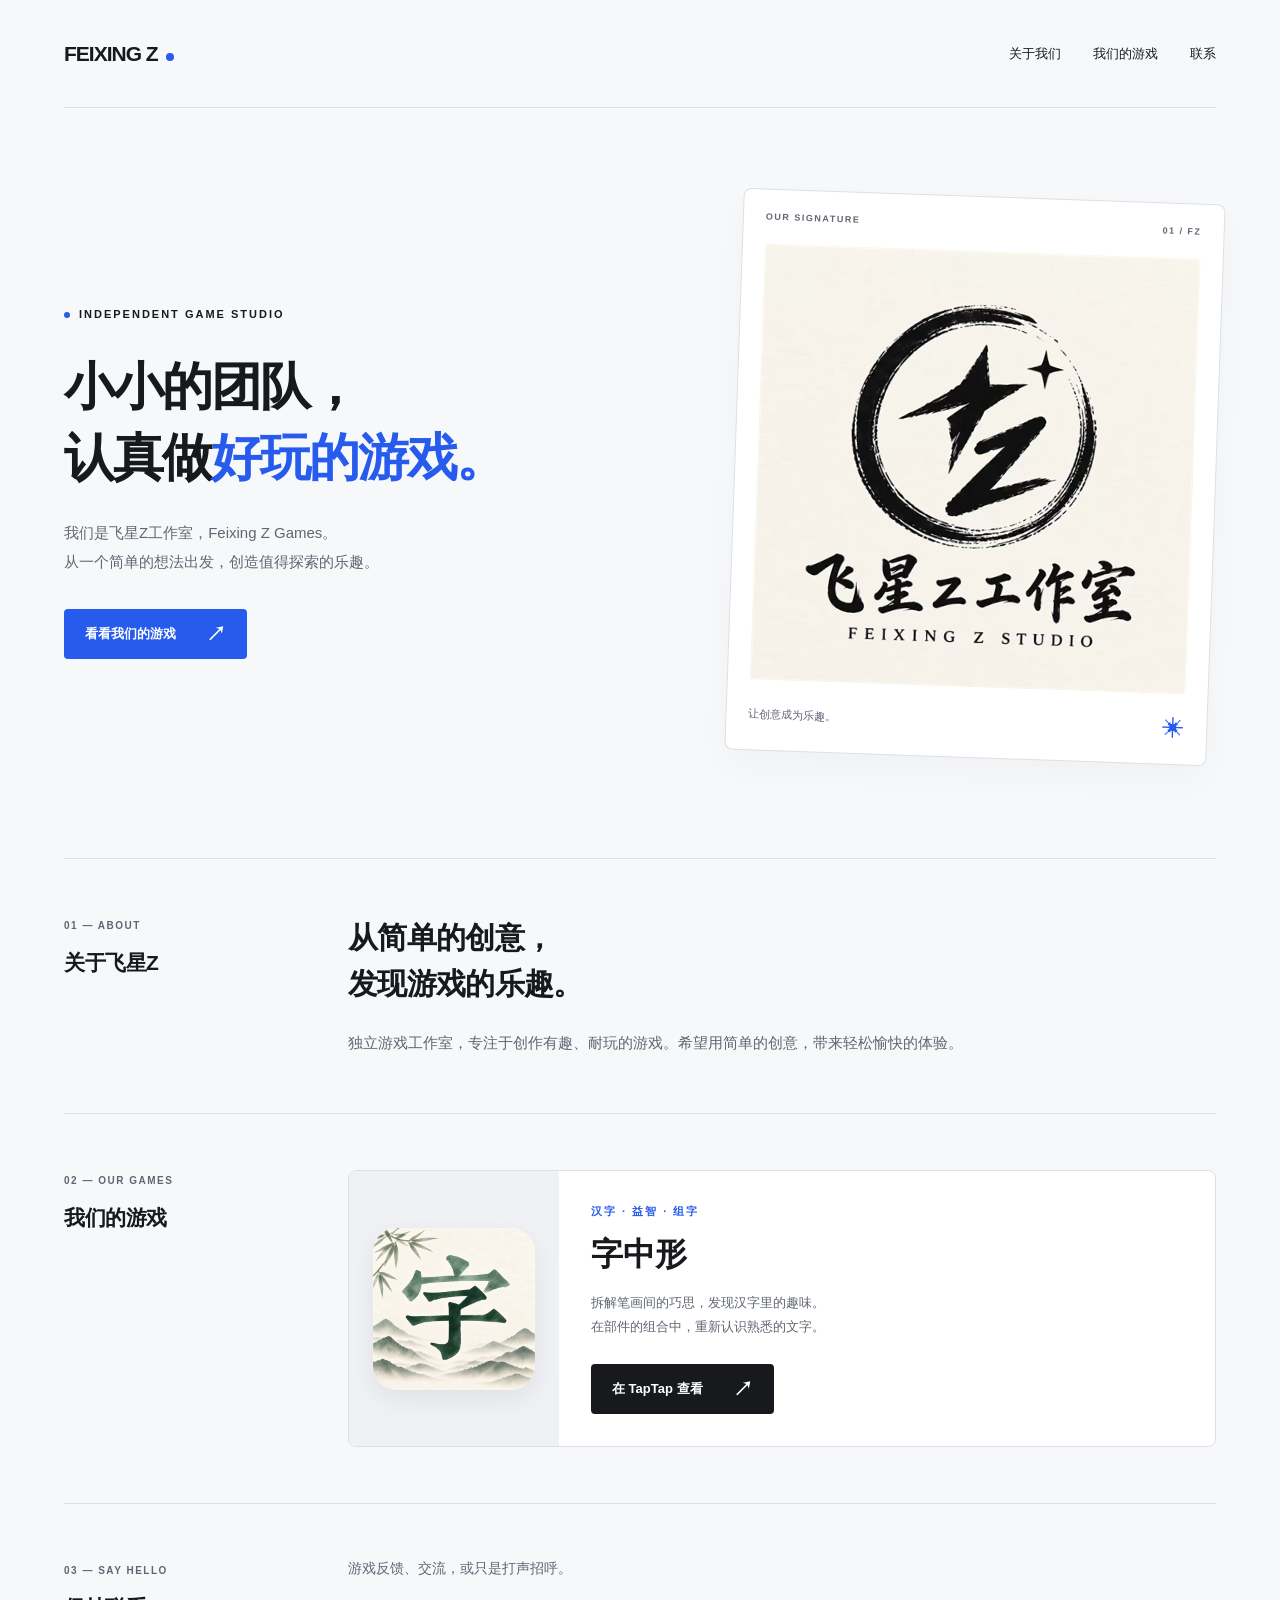
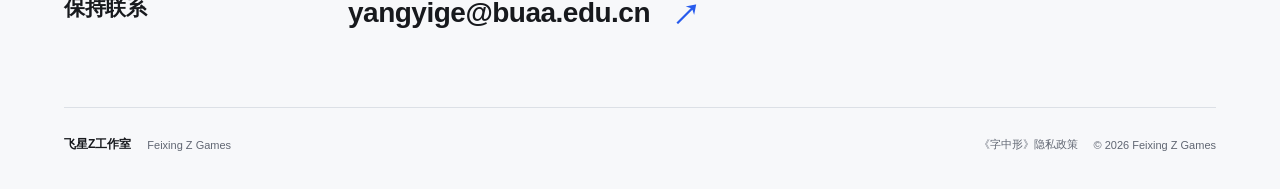
<file: index.html>
<!doctype html>
<html lang="zh-CN">
<head>
  <meta charset="utf-8">
  <meta name="viewport" content="width=device-width, initial-scale=1">
  <meta name="description" content="飞星Z工作室 Feixing Z Games，由三位伙伴组成的独立游戏工作室。探索我们的游戏《字中形》。">
  <meta name="theme-color" content="#f7f8fa">
  <title>飞星Z工作室 · Feixing Z Games</title>
  <link rel="icon" href="assets/studio-logo.png" type="image/png">
  <link rel="stylesheet" href="styles.css">
</head>
<body>
  <a class="skip-link" href="#main">跳到主要内容</a>
  <div class="page-shell">
    <header class="header">
      <a class="wordmark" href="./" aria-label="Feixing Z Games 首页">FEIXING Z<span class="wordmark-dot" aria-hidden="true"></span></a>
      <nav aria-label="主导航"><a href="#about">关于我们</a><a href="#games">我们的游戏</a><a href="#contact">联系</a></nav>
    </header>

    <main id="main">
      <section class="hero" aria-labelledby="hero-title">
        <div class="hero-copy">
          <p class="eyebrow"><span class="status-dot" aria-hidden="true"></span> INDEPENDENT GAME STUDIO</p>
          <h1 id="hero-title">小小的团队，<br>认真做<span class="accent">好玩的游戏。</span></h1>
          <p class="hero-description">我们是飞星Z工作室，Feixing Z Games。<br>从一个简单的想法出发，创造值得探索的乐趣。</p>
          <a class="button button-primary" href="#games">看看我们的游戏 <span aria-hidden="true">↗</span></a>
        </div>
        <div class="identity-panel">
          <div class="panel-caption"><span>OUR SIGNATURE</span><span>01 / FZ</span></div>
          <img class="studio-logo" src="assets/studio-logo.png" alt="飞星Z工作室标志：笔墨圆环与飞星图形" width="512" height="512" fetchpriority="high">
          <div class="panel-footer"><span>让创意成为乐趣。</span><span aria-hidden="true">✳</span></div>
        </div>
      </section>

      <section class="about section-row" id="about" aria-labelledby="about-title">
        <div class="section-label"><span>01 — ABOUT</span><h2 id="about-title">关于飞星Z</h2></div>
        <div class="about-copy"><p class="large-copy">从简单的创意，<br>发现游戏的乐趣。</p><p>独立游戏工作室，专注于创作有趣、耐玩的游戏。希望用简单的创意，带来轻松愉快的体验。</p></div>
      </section>

      <section class="games section-row" id="games" aria-labelledby="games-title">
        <div class="section-label"><span>02 — OUR GAMES</span><h2 id="games-title">我们的游戏</h2></div>
        <article class="game-card">
          <div class="game-art"><img src="assets/zizhongxing-icon.png" alt="字中形游戏图标" width="512" height="512" loading="lazy"></div>
          <div class="game-copy"><p class="eyebrow">汉字 · 益智 · 组字</p><h3>字中形</h3><p>拆解笔画间的巧思，发现汉字里的趣味。<br>在部件的组合中，重新认识熟悉的文字。</p><a class="button button-dark" href="https://www.taptap.cn/app/984019" target="_blank" rel="noopener noreferrer">在 TapTap 查看 <span aria-hidden="true">↗</span></a></div>
        </article>
      </section>

      <section class="contact section-row" id="contact" aria-labelledby="contact-title">
        <div class="section-label"><span>03 — SAY HELLO</span><h2 id="contact-title">保持联系</h2></div>
        <div class="contact-copy"><p>游戏反馈、交流，或只是打声招呼。</p><a class="email" href="mailto:yangyige@buaa.edu.cn">yangyige@buaa.edu.cn <span aria-hidden="true">↗</span></a></div>
      </section>
    </main>

    <footer><div><strong>飞星Z工作室</strong><span>Feixing Z Games</span></div><div class="footer-links"><a href="privacy/index.html">《字中形》隐私政策</a><span>© 2026 Feixing Z Games</span></div></footer>
  </div>
</body>
</html>
</file>
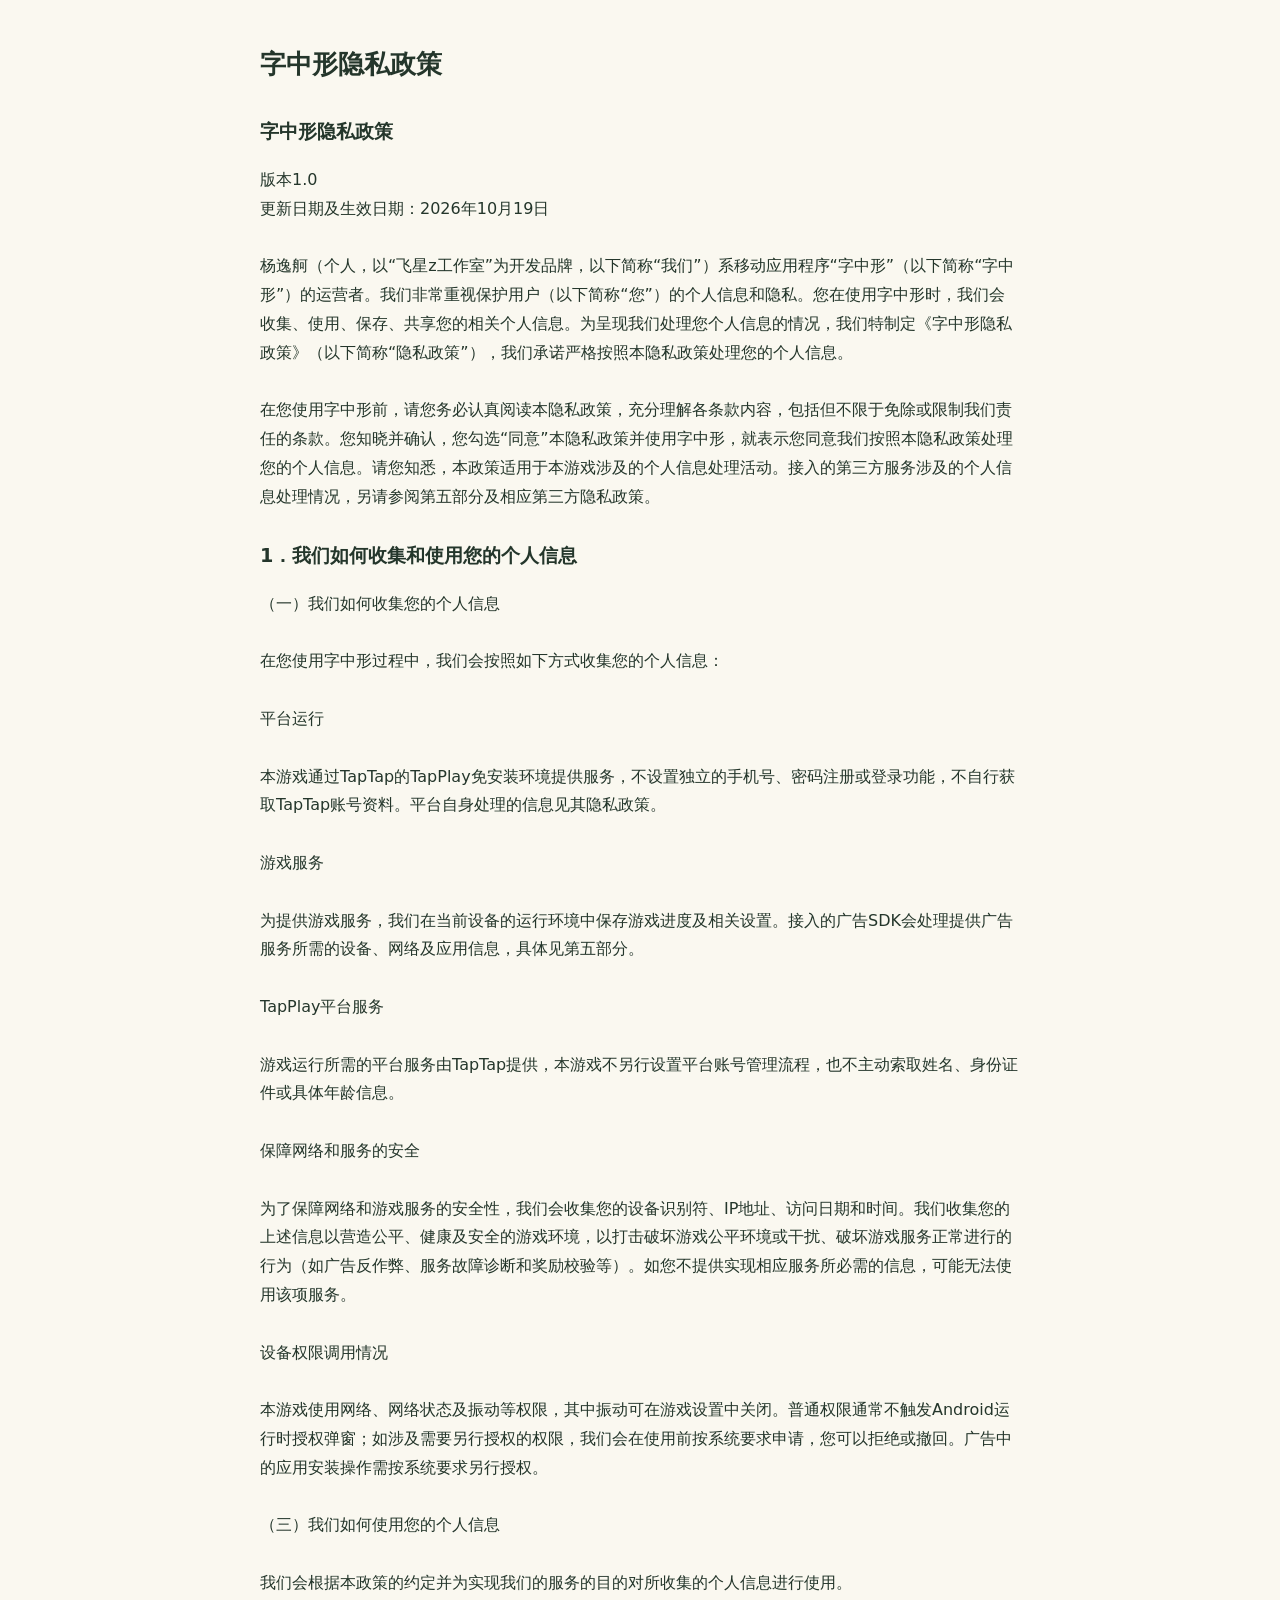
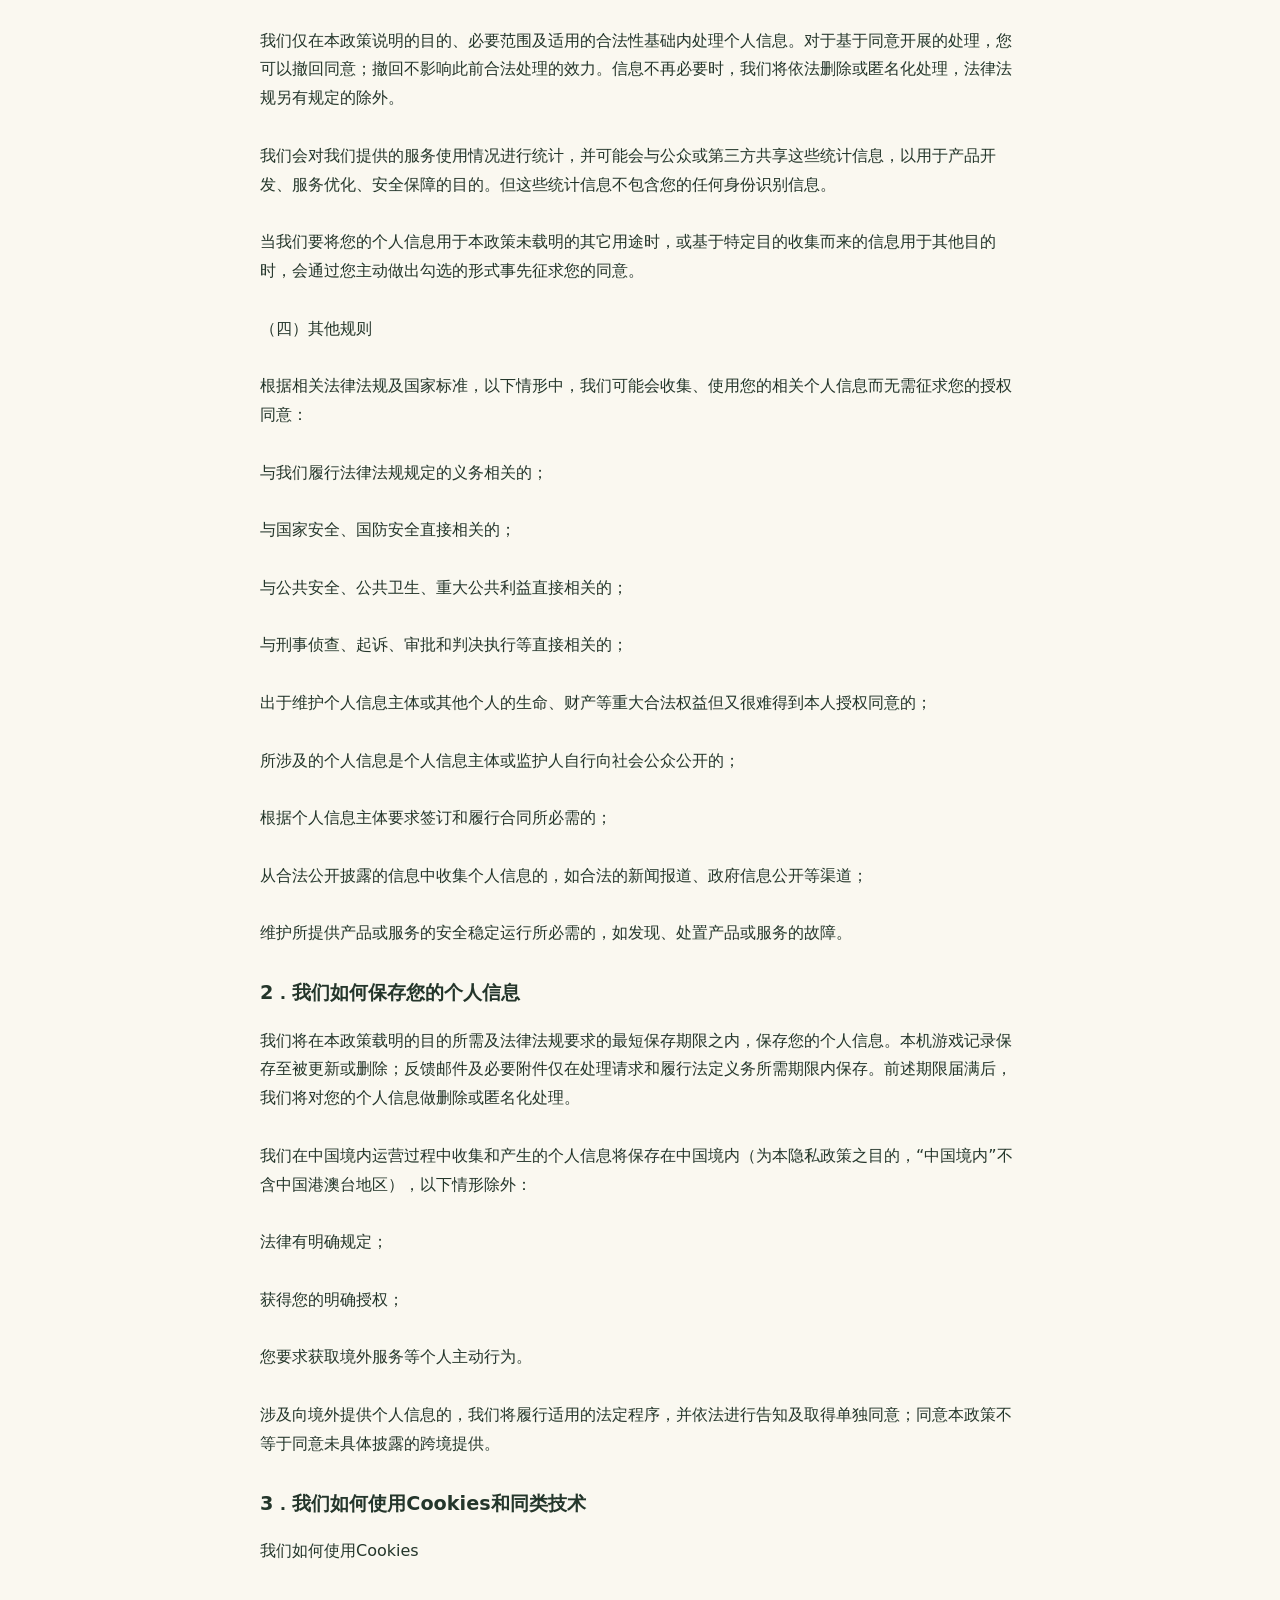
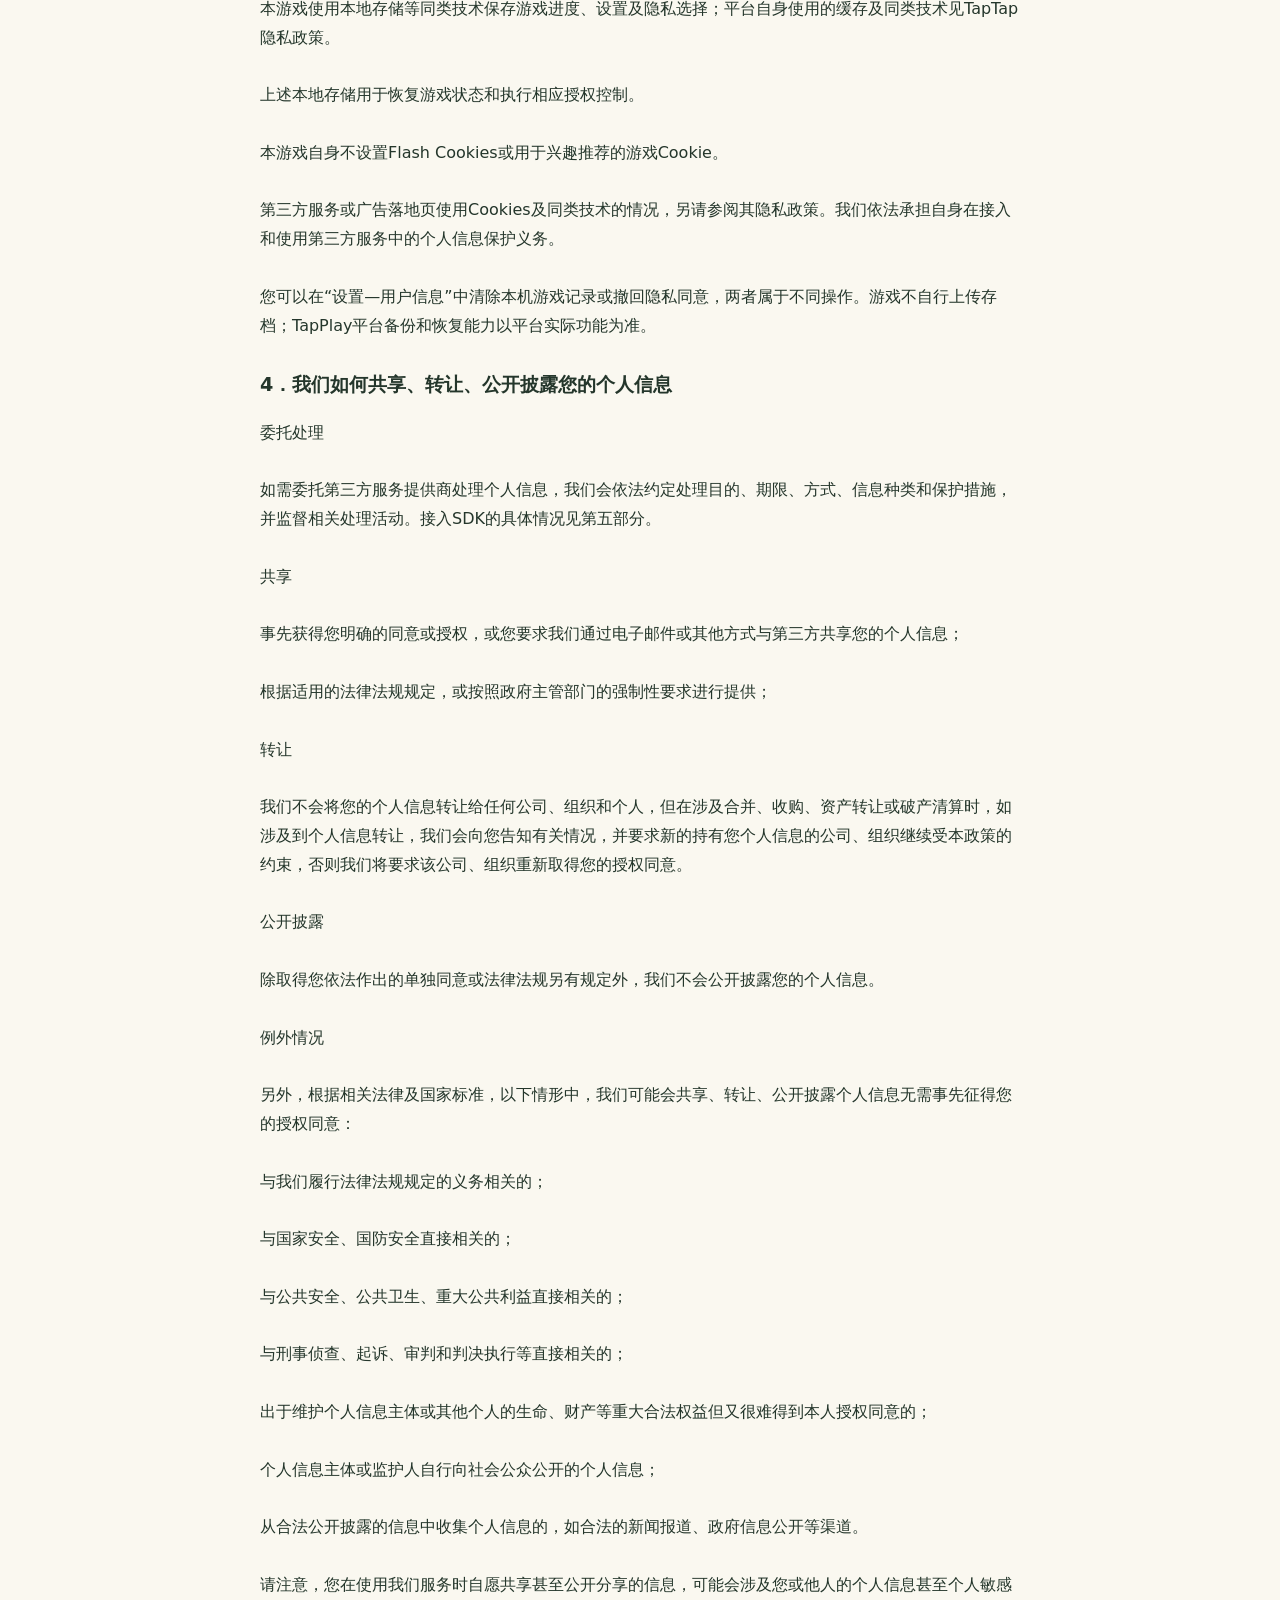
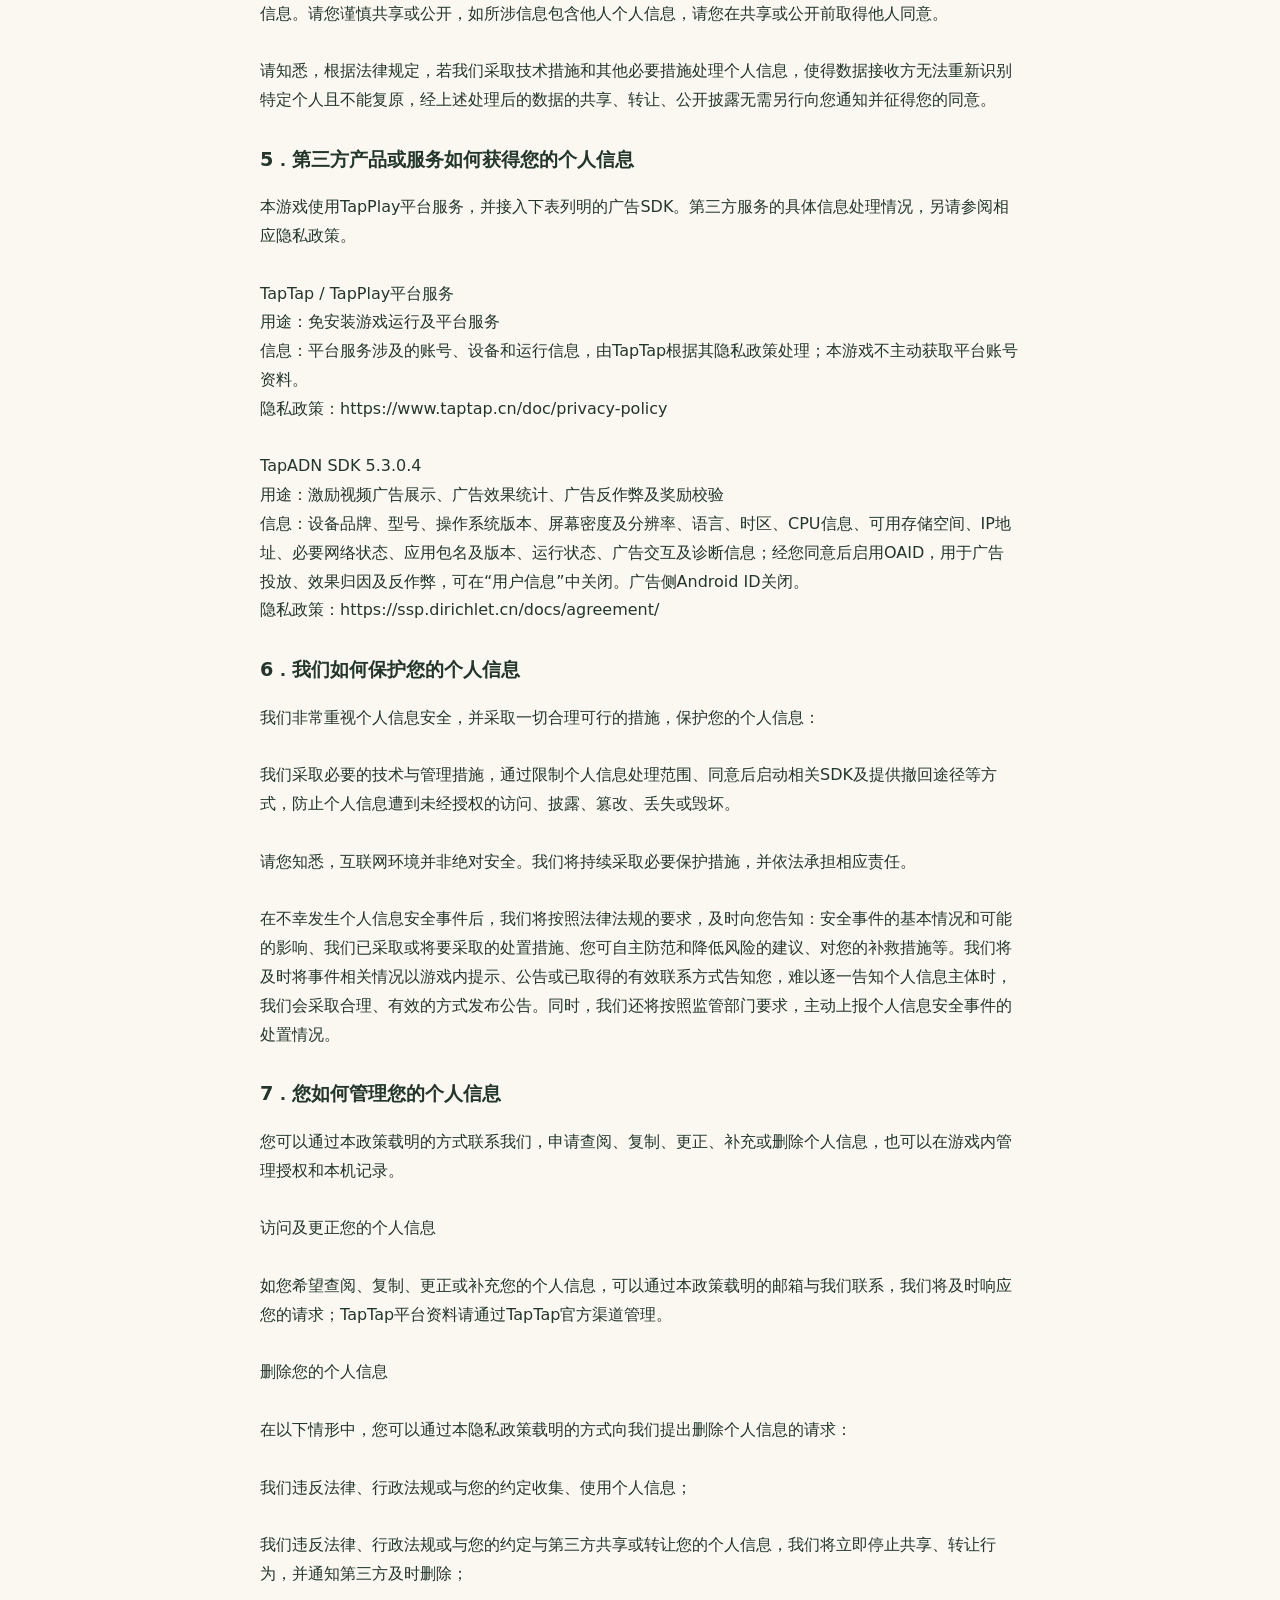
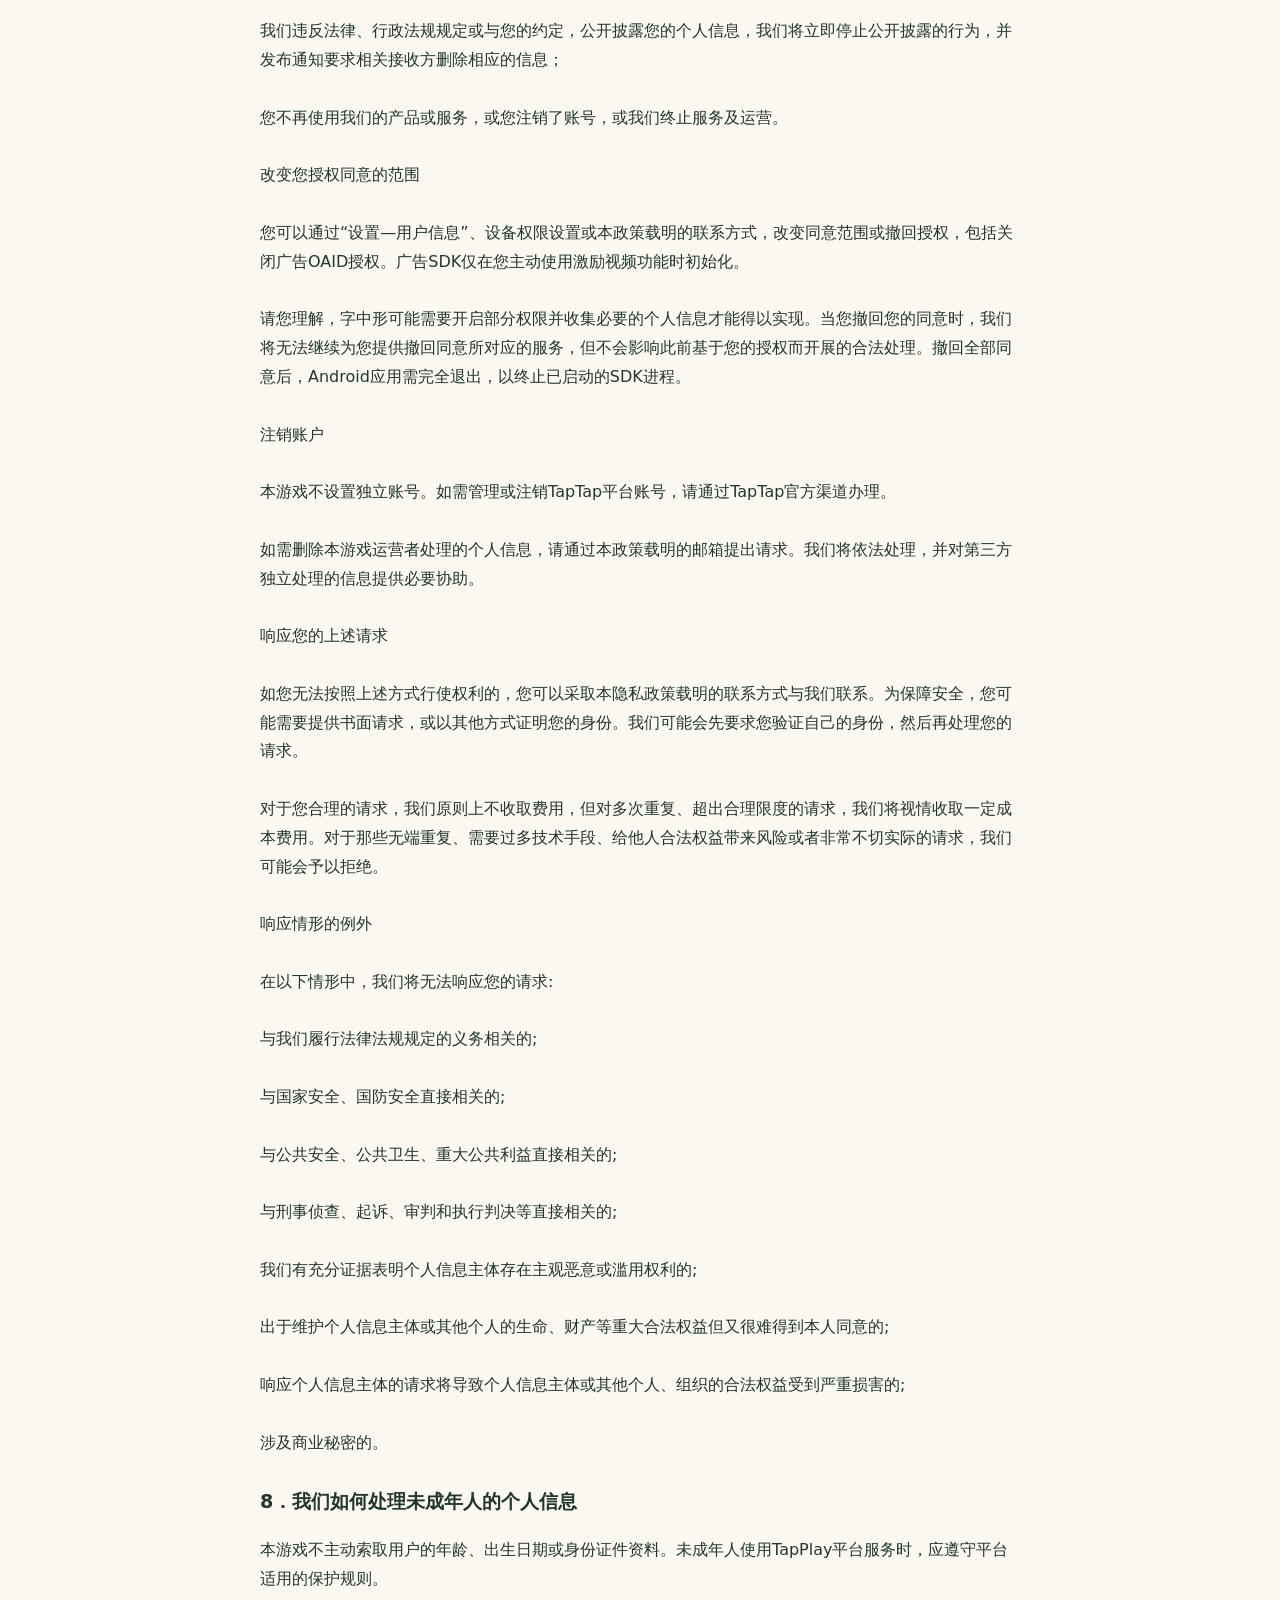
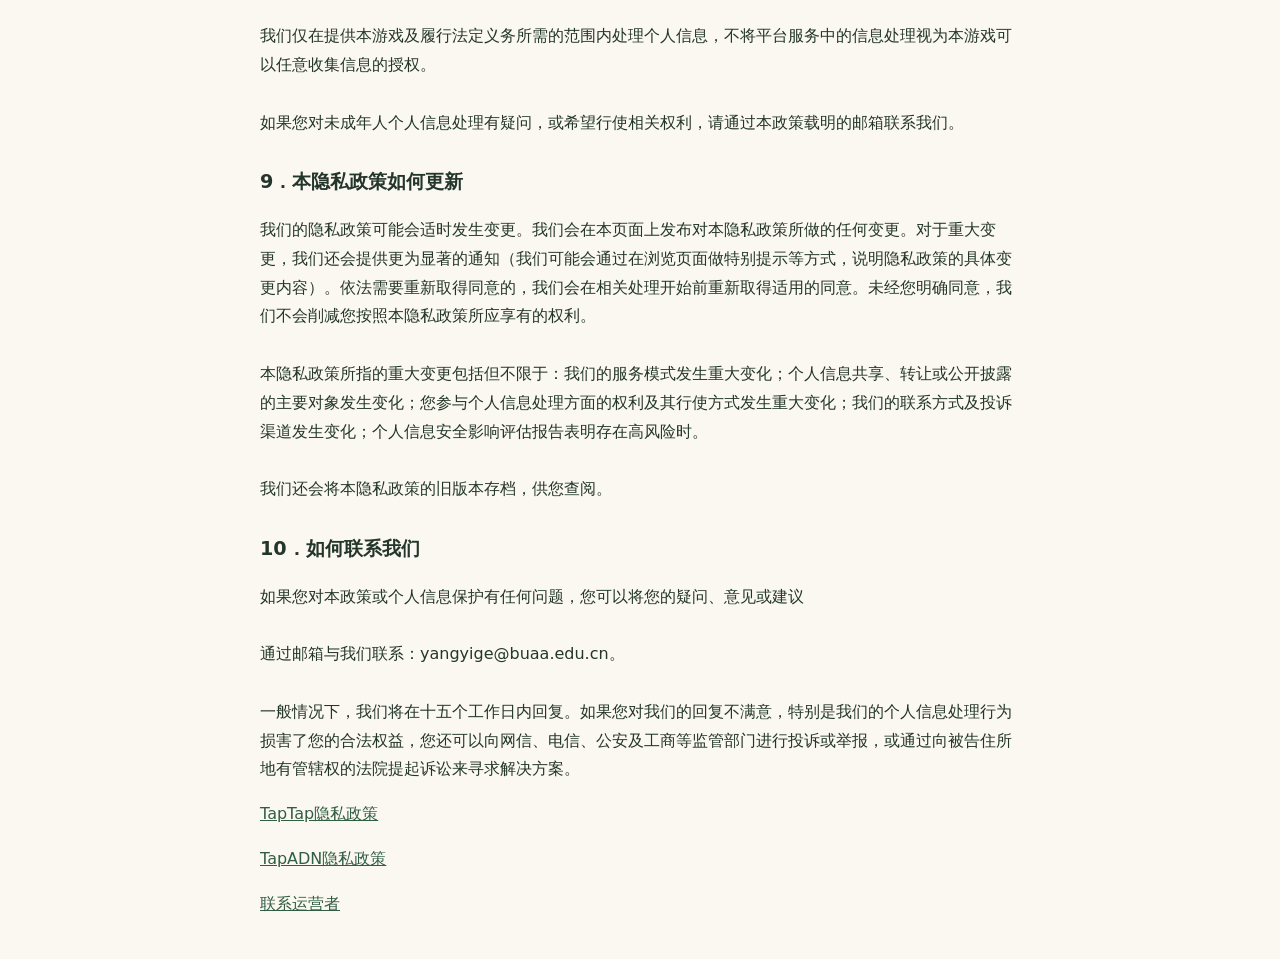
<file: privacy/index.html>
<!doctype html><html lang="zh-CN"><head><meta charset="utf-8"><meta name="viewport" content="width=device-width,initial-scale=1"><title>字中形隐私政策</title><link rel="stylesheet" href="legal.css"></head><body><main><h1>字中形隐私政策</h1><section><h2>字中形隐私政策</h2><p>版本1.0
更新日期及生效日期：2026年10月19日

杨逸舸（个人，以“飞星z工作室”为开发品牌，以下简称“我们”）系移动应用程序“字中形”（以下简称“字中形”）的运营者。我们非常重视保护用户（以下简称“您”）的个人信息和隐私。您在使用字中形时，我们会收集、使用、保存、共享您的相关个人信息。为呈现我们处理您个人信息的情况，我们特制定《字中形隐私政策》（以下简称“隐私政策”），我们承诺严格按照本隐私政策处理您的个人信息。

在您使用字中形前，请您务必认真阅读本隐私政策，充分理解各条款内容，包括但不限于免除或限制我们责任的条款。您知晓并确认，您勾选“同意”本隐私政策并使用字中形，就表示您同意我们按照本隐私政策处理您的个人信息。请您知悉，本政策适用于本游戏涉及的个人信息处理活动。接入的第三方服务涉及的个人信息处理情况，另请参阅第五部分及相应第三方隐私政策。</p></section>
<section><h2>1．我们如何收集和使用您的个人信息</h2><p>（一）我们如何收集您的个人信息

在您使用字中形过程中，我们会按照如下方式收集您的个人信息：

平台运行

本游戏通过TapTap的TapPlay免安装环境提供服务，不设置独立的手机号、密码注册或登录功能，不自行获取TapTap账号资料。平台自身处理的信息见其隐私政策。

游戏服务

为提供游戏服务，我们在当前设备的运行环境中保存游戏进度及相关设置。接入的广告SDK会处理提供广告服务所需的设备、网络及应用信息，具体见第五部分。

TapPlay平台服务

游戏运行所需的平台服务由TapTap提供，本游戏不另行设置平台账号管理流程，也不主动索取姓名、身份证件或具体年龄信息。

保障网络和服务的安全

为了保障网络和游戏服务的安全性，我们会收集您的设备识别符、IP地址、访问日期和时间。我们收集您的上述信息以营造公平、健康及安全的游戏环境，以打击破坏游戏公平环境或干扰、破坏游戏服务正常进行的行为（如广告反作弊、服务故障诊断和奖励校验等）。如您不提供实现相应服务所必需的信息，可能无法使用该项服务。

设备权限调用情况

本游戏使用网络、网络状态及振动等权限，其中振动可在游戏设置中关闭。普通权限通常不触发Android运行时授权弹窗；如涉及需要另行授权的权限，我们会在使用前按系统要求申请，您可以拒绝或撤回。广告中的应用安装操作需按系统要求另行授权。

（三）我们如何使用您的个人信息

我们会根据本政策的约定并为实现我们的服务的目的对所收集的个人信息进行使用。

我们仅在本政策说明的目的、必要范围及适用的合法性基础内处理个人信息。对于基于同意开展的处理，您可以撤回同意；撤回不影响此前合法处理的效力。信息不再必要时，我们将依法删除或匿名化处理，法律法规另有规定的除外。

我们会对我们提供的服务使用情况进行统计，并可能会与公众或第三方共享这些统计信息，以用于产品开发、服务优化、安全保障的目的。但这些统计信息不包含您的任何身份识别信息。

当我们要将您的个人信息用于本政策未载明的其它用途时，或基于特定目的收集而来的信息用于其他目的时，会通过您主动做出勾选的形式事先征求您的同意。

（四）其他规则

根据相关法律法规及国家标准，以下情形中，我们可能会收集、使用您的相关个人信息而无需征求您的授权同意：

与我们履行法律法规规定的义务相关的；

与国家安全、国防安全直接相关的；

与公共安全、公共卫生、重大公共利益直接相关的；

与刑事侦查、起诉、审批和判决执行等直接相关的；

出于维护个人信息主体或其他个人的生命、财产等重大合法权益但又很难得到本人授权同意的；

所涉及的个人信息是个人信息主体或监护人自行向社会公众公开的；

根据个人信息主体要求签订和履行合同所必需的；

从合法公开披露的信息中收集个人信息的，如合法的新闻报道、政府信息公开等渠道；

维护所提供产品或服务的安全稳定运行所必需的，如发现、处置产品或服务的故障。</p></section>
<section><h2>2．我们如何保存您的个人信息</h2><p>我们将在本政策载明的目的所需及法律法规要求的最短保存期限之内，保存您的个人信息。本机游戏记录保存至被更新或删除；反馈邮件及必要附件仅在处理请求和履行法定义务所需期限内保存。前述期限届满后，我们将对您的个人信息做删除或匿名化处理。

我们在中国境内运营过程中收集和产生的个人信息将保存在中国境内（为本隐私政策之目的，“中国境内”不含中国港澳台地区），以下情形除外：

法律有明确规定；

获得您的明确授权；

您要求获取境外服务等个人主动行为。

涉及向境外提供个人信息的，我们将履行适用的法定程序，并依法进行告知及取得单独同意；同意本政策不等于同意未具体披露的跨境提供。</p></section>
<section><h2>3．我们如何使用Cookies和同类技术</h2><p>我们如何使用Cookies

本游戏使用本地存储等同类技术保存游戏进度、设置及隐私选择；平台自身使用的缓存及同类技术见TapTap隐私政策。

上述本地存储用于恢复游戏状态和执行相应授权控制。

本游戏自身不设置Flash Cookies或用于兴趣推荐的游戏Cookie。

第三方服务或广告落地页使用Cookies及同类技术的情况，另请参阅其隐私政策。我们依法承担自身在接入和使用第三方服务中的个人信息保护义务。

您可以在“设置—用户信息”中清除本机游戏记录或撤回隐私同意，两者属于不同操作。游戏不自行上传存档；TapPlay平台备份和恢复能力以平台实际功能为准。</p></section>
<section><h2>4．我们如何共享、转让、公开披露您的个人信息</h2><p>委托处理

如需委托第三方服务提供商处理个人信息，我们会依法约定处理目的、期限、方式、信息种类和保护措施，并监督相关处理活动。接入SDK的具体情况见第五部分。

共享

事先获得您明确的同意或授权，或您要求我们通过电子邮件或其他方式与第三方共享您的个人信息；

根据适用的法律法规规定，或按照政府主管部门的强制性要求进行提供；

转让

我们不会将您的个人信息转让给任何公司、组织和个人，但在涉及合并、收购、资产转让或破产清算时，如涉及到个人信息转让，我们会向您告知有关情况，并要求新的持有您个人信息的公司、组织继续受本政策的约束，否则我们将要求该公司、组织重新取得您的授权同意。

公开披露

除取得您依法作出的单独同意或法律法规另有规定外，我们不会公开披露您的个人信息。

例外情况

另外，根据相关法律及国家标准，以下情形中，我们可能会共享、转让、公开披露个人信息无需事先征得您的授权同意：

与我们履行法律法规规定的义务相关的；

与国家安全、国防安全直接相关的；

与公共安全、公共卫生、重大公共利益直接相关的；

与刑事侦查、起诉、审判和判决执行等直接相关的；

出于维护个人信息主体或其他个人的生命、财产等重大合法权益但又很难得到本人授权同意的；

个人信息主体或监护人自行向社会公众公开的个人信息；

从合法公开披露的信息中收集个人信息的，如合法的新闻报道、政府信息公开等渠道。

请注意，您在使用我们服务时自愿共享甚至公开分享的信息，可能会涉及您或他人的个人信息甚至个人敏感信息。请您谨慎共享或公开，如所涉信息包含他人个人信息，请您在共享或公开前取得他人同意。

请知悉，根据法律规定，若我们采取技术措施和其他必要措施处理个人信息，使得数据接收方无法重新识别特定个人且不能复原，经上述处理后的数据的共享、转让、公开披露无需另行向您通知并征得您的同意。</p></section>
<section><h2>5．第三方产品或服务如何获得您的个人信息</h2><p>本游戏使用TapPlay平台服务，并接入下表列明的广告SDK。第三方服务的具体信息处理情况，另请参阅相应隐私政策。

TapTap / TapPlay平台服务
用途：免安装游戏运行及平台服务
信息：平台服务涉及的账号、设备和运行信息，由TapTap根据其隐私政策处理；本游戏不主动获取平台账号资料。
隐私政策：https://www.taptap.cn/doc/privacy-policy

TapADN SDK 5.3.0.4
用途：激励视频广告展示、广告效果统计、广告反作弊及奖励校验
信息：设备品牌、型号、操作系统版本、屏幕密度及分辨率、语言、时区、CPU信息、可用存储空间、IP地址、必要网络状态、应用包名及版本、运行状态、广告交互及诊断信息；经您同意后启用OAID，用于广告投放、效果归因及反作弊，可在“用户信息”中关闭。广告侧Android ID关闭。
隐私政策：https://ssp.dirichlet.cn/docs/agreement/</p></section>
<section><h2>6．我们如何保护您的个人信息</h2><p>我们非常重视个人信息安全，并采取一切合理可行的措施，保护您的个人信息：

我们采取必要的技术与管理措施，通过限制个人信息处理范围、同意后启动相关SDK及提供撤回途径等方式，防止个人信息遭到未经授权的访问、披露、篡改、丢失或毁坏。

请您知悉，互联网环境并非绝对安全。我们将持续采取必要保护措施，并依法承担相应责任。

在不幸发生个人信息安全事件后，我们将按照法律法规的要求，及时向您告知：安全事件的基本情况和可能的影响、我们已采取或将要采取的处置措施、您可自主防范和降低风险的建议、对您的补救措施等。我们将及时将事件相关情况以游戏内提示、公告或已取得的有效联系方式告知您，难以逐一告知个人信息主体时，我们会采取合理、有效的方式发布公告。同时，我们还将按照监管部门要求，主动上报个人信息安全事件的处置情况。</p></section>
<section><h2>7．您如何管理您的个人信息</h2><p>您可以通过本政策载明的方式联系我们，申请查阅、复制、更正、补充或删除个人信息，也可以在游戏内管理授权和本机记录。

访问及更正您的个人信息

如您希望查阅、复制、更正或补充您的个人信息，可以通过本政策载明的邮箱与我们联系，我们将及时响应您的请求；TapTap平台资料请通过TapTap官方渠道管理。

删除您的个人信息

在以下情形中，您可以通过本隐私政策载明的方式向我们提出删除个人信息的请求：

我们违反法律、行政法规或与您的约定收集、使用个人信息；

我们违反法律、行政法规或与您的约定与第三方共享或转让您的个人信息，我们将立即停止共享、转让行为，并通知第三方及时删除；

我们违反法律、行政法规规定或与您的约定，公开披露您的个人信息，我们将立即停止公开披露的行为，并发布通知要求相关接收方删除相应的信息；

您不再使用我们的产品或服务，或您注销了账号，或我们终止服务及运营。

改变您授权同意的范围

您可以通过“设置—用户信息”、设备权限设置或本政策载明的联系方式，改变同意范围或撤回授权，包括关闭广告OAID授权。广告SDK仅在您主动使用激励视频功能时初始化。

请您理解，字中形可能需要开启部分权限并收集必要的个人信息才能得以实现。当您撤回您的同意时，我们将无法继续为您提供撤回同意所对应的服务，但不会影响此前基于您的授权而开展的合法处理。撤回全部同意后，Android应用需完全退出，以终止已启动的SDK进程。

注销账户

本游戏不设置独立账号。如需管理或注销TapTap平台账号，请通过TapTap官方渠道办理。

如需删除本游戏运营者处理的个人信息，请通过本政策载明的邮箱提出请求。我们将依法处理，并对第三方独立处理的信息提供必要协助。

响应您的上述请求

如您无法按照上述方式行使权利的，您可以采取本隐私政策载明的联系方式与我们联系。为保障安全，您可能需要提供书面请求，或以其他方式证明您的身份。我们可能会先要求您验证自己的身份，然后再处理您的请求。

对于您合理的请求，我们原则上不收取费用，但对多次重复、超出合理限度的请求，我们将视情收取一定成本费用。对于那些无端重复、需要过多技术手段、给他人合法权益带来风险或者非常不切实际的请求，我们可能会予以拒绝。

响应情形的例外

在以下情形中，我们将无法响应您的请求:

与我们履行法律法规规定的义务相关的;

与国家安全、国防安全直接相关的;

与公共安全、公共卫生、重大公共利益直接相关的;

与刑事侦查、起诉、审判和执行判决等直接相关的;

我们有充分证据表明个人信息主体存在主观恶意或滥用权利的;

出于维护个人信息主体或其他个人的生命、财产等重大合法权益但又很难得到本人同意的;

响应个人信息主体的请求将导致个人信息主体或其他个人、组织的合法权益受到严重损害的;

涉及商业秘密的。</p></section>
<section><h2>8．我们如何处理未成年人的个人信息</h2><p>本游戏不主动索取用户的年龄、出生日期或身份证件资料。未成年人使用TapPlay平台服务时，应遵守平台适用的保护规则。

我们仅在提供本游戏及履行法定义务所需的范围内处理个人信息，不将平台服务中的信息处理视为本游戏可以任意收集信息的授权。

如果您对未成年人个人信息处理有疑问，或希望行使相关权利，请通过本政策载明的邮箱联系我们。</p></section>
<section><h2>9．本隐私政策如何更新</h2><p>我们的隐私政策可能会适时发生变更。我们会在本页面上发布对本隐私政策所做的任何变更。对于重大变更，我们还会提供更为显著的通知（我们可能会通过在浏览页面做特别提示等方式，说明隐私政策的具体变更内容）。依法需要重新取得同意的，我们会在相关处理开始前重新取得适用的同意。未经您明确同意，我们不会削减您按照本隐私政策所应享有的权利。

本隐私政策所指的重大变更包括但不限于：我们的服务模式发生重大变化；个人信息共享、转让或公开披露的主要对象发生变化；您参与个人信息处理方面的权利及其行使方式发生重大变化；我们的联系方式及投诉渠道发生变化；个人信息安全影响评估报告表明存在高风险时。

我们还会将本隐私政策的旧版本存档，供您查阅。</p></section>
<section><h2>10．如何联系我们</h2><p>如果您对本政策或个人信息保护有任何问题，您可以将您的疑问、意见或建议

通过邮箱与我们联系：yangyige@buaa.edu.cn。

一般情况下，我们将在十五个工作日内回复。如果您对我们的回复不满意，特别是我们的个人信息处理行为损害了您的合法权益，您还可以向网信、电信、公安及工商等监管部门进行投诉或举报，或通过向被告住所地有管辖权的法院提起诉讼来寻求解决方案。</p></section><p><a href="https://www.taptap.cn/doc/privacy-policy" rel="noopener noreferrer">TapTap隐私政策</a></p>
<p><a href="https://ssp.dirichlet.cn/docs/agreement/" rel="noopener noreferrer">TapADN隐私政策</a></p><p><a href="mailto:yangyige@buaa.edu.cn">联系运营者</a></p></main></body></html>
</file>
<file: styles.css>
:root{color-scheme:light;--paper:#f7f8fa;--ink:#17191d;--muted:#606672;--line:#dce0e6;--blue:#275bed;--sans:Arial,"Microsoft YaHei","PingFang SC",sans-serif}
*{box-sizing:border-box}html{scroll-behavior:smooth;scroll-padding-top:32px}body{margin:0;background:var(--paper);color:var(--ink);font-family:var(--sans);-webkit-font-smoothing:antialiased}a{color:inherit;text-decoration:none}a:focus-visible{outline:3px solid var(--blue);outline-offset:6px}::selection{background:#d6e2ff}img{display:block;max-width:100%;height:auto}.page-shell{max-width:1280px;padding:0 64px;margin:auto}.skip-link{position:fixed;left:16px;top:-80px;background:var(--ink);color:white;padding:12px 20px;z-index:10}.skip-link:focus{top:16px}.header{min-height:108px;display:flex;align-items:center;justify-content:space-between;border-bottom:1px solid var(--line);gap:30px}.wordmark{display:inline-flex;align-items:center;gap:8px;font-size:21px;font-weight:900;letter-spacing:-1px}.wordmark-dot{width:8px;height:8px;background:var(--blue);border-radius:50%;align-self:flex-end;margin-bottom:5px}nav{display:flex;gap:32px;font-size:13px}nav a{padding:12px 0}nav a:hover,.footer-links a:hover{color:var(--blue)}.hero{display:grid;grid-template-columns:1.25fr 1fr;gap:68px;align-items:center;padding:88px 0 100px}.eyebrow{font-size:11px;letter-spacing:2px;font-weight:700;line-height:1.6;display:flex;align-items:center;gap:9px}.status-dot{width:6px;height:6px;flex-shrink:0;background:var(--blue);border-radius:50%}h1{font-size:clamp(36px,4vw,52px);line-height:1.4;letter-spacing:-2px;margin:27px 0 24px;font-weight:800}.accent{color:var(--blue)}.hero-description{font-size:15px;line-height:1.95;color:var(--muted);margin:0 0 32px}.button{display:inline-flex;justify-content:space-between;align-items:center;gap:30px;min-height:50px;padding:14px 21px;font-size:13px;font-weight:600;border-radius:4px;transition:background .18s,transform .18s}.button:hover{transform:translateY(-2px)}.button span{font-size:20px;line-height:1}.button-primary{background:var(--blue);color:#fff}.button-primary:hover{background:#1747d0}.button-dark{background:var(--ink);color:white}.button-dark:hover{background:#343942}.identity-panel{background:#fff;border:1px solid var(--line);padding:22px;border-radius:8px;transform:rotate(2deg);box-shadow:0 16px 36px #17191d07}.panel-caption,.panel-footer{display:flex;justify-content:space-between;align-items:center;gap:12px}.panel-caption{font-size:9px;font-weight:700;letter-spacing:1.5px;color:var(--muted)}.studio-logo{width:100%;margin:22px 0;border-radius:2px}.panel-footer{font-size:11px;color:var(--muted)}.panel-footer>span:last-child{font-size:22px;color:var(--blue)}.section-row{display:grid;grid-template-columns:240px 1fr;gap:44px;border-top:1px solid var(--line);padding:56px 0}.section-label>span{font-size:10px;letter-spacing:1.5px;color:var(--muted);font-weight:700}.section-label h2{font-size:21px;margin:16px 0 0;letter-spacing:-.5px}.about-copy{max-width:640px}.large-copy{font-size:30px;font-weight:650;letter-spacing:-.7px;line-height:1.55;margin:0 0 20px}.about-copy>p:last-child{font-size:15px;color:var(--muted);line-height:1.95;margin:0}.game-card{display:grid;grid-template-columns:210px 1fr;background:white;border:1px solid var(--line);border-radius:8px;overflow:hidden;align-items:center}.game-art{padding:24px;background:#eff1f5;align-self:stretch;display:flex;align-items:center;justify-content:center}.game-art img{width:162px;border-radius:24px;box-shadow:0 9px 24px #17191d12}.game-copy{padding:32px}.game-copy .eyebrow{color:var(--blue);margin:0}.game-copy h3{font-size:32px;margin:12px 0 14px}.game-copy>p:not(.eyebrow){color:var(--muted);font-size:13px;line-height:1.9;margin:0 0 24px}.contact{padding-bottom:72px}.contact-copy>p{color:var(--muted);font-size:14px;margin:0 0 19px}.email{font-size:clamp(18px,2.3vw,28px);font-weight:600;letter-spacing:-.5px;display:inline-flex;gap:22px;max-width:100%;overflow-wrap:anywhere}.email:hover{color:var(--blue)}.email span{color:var(--blue)}footer{display:flex;justify-content:space-between;gap:28px;padding:28px 0 36px;border-top:1px solid var(--line);font-size:11px;color:var(--muted)}footer>div{display:flex;gap:16px;align-items:center}footer strong{color:var(--ink);font-size:12px}.footer-links{flex-wrap:wrap;justify-content:flex-end}
@media(min-width:1300px){.hero{gap:90px}.identity-panel{max-width:420px;justify-self:end}}
@media(max-width:1000px){.page-shell{padding:0 36px}.hero{gap:36px;padding:66px 0 76px}h1{font-size:36px}.section-row{grid-template-columns:170px 1fr;gap:28px}.game-card{grid-template-columns:145px 1fr}.game-art{padding:18px}.game-art img{border-radius:18px}.game-copy{padding:24px}.game-copy>p br{display:none}footer>div{flex-wrap:wrap;gap:10px}}
@media(max-width:680px){.page-shell{padding:0 22px}.header{min-height:82px;gap:15px}.wordmark{font-size:17px}nav{gap:16px;font-size:11px}nav a:first-child{display:none}.hero{grid-template-columns:1fr;gap:45px;padding:45px 0 54px}.hero-copy{max-width:100%}h1{font-size:clamp(30px,7.6vw,43px);letter-spacing:-1.2px;margin:23px 0 20px}.hero-description{font-size:14px}.identity-panel{width:100%;max-width:340px;justify-self:center;padding:18px;transform:rotate(1deg)}.studio-logo{margin:16px 0}.section-row{grid-template-columns:1fr;gap:28px;padding:36px 0}.section-label h2{margin-top:10px;font-size:20px}.large-copy{font-size:27px}.game-card{grid-template-columns:1fr}.game-art{padding:28px}.game-art img{width:145px;border-radius:22px}.game-copy{padding:26px}.game-copy h3{font-size:29px}.contact{padding-bottom:44px}.email{font-size:20px;gap:12px}footer{flex-direction:column;gap:18px;padding-bottom:28px}.footer-links{justify-content:flex-start;gap:16px}}
@media(prefers-reduced-motion:reduce){html{scroll-behavior:auto}.button{transition:none}.button:hover{transform:none}}
</file>
<file: privacy/legal.css>
html{font:16px/1.8 system-ui,sans-serif;color:#24362b;background:#faf8f0}body{margin:0}main{max-width:760px;margin:auto;padding:24px;overflow-wrap:anywhere}h1{font-size:1.6rem}h2{font-size:1.2rem;margin-top:28px}p{white-space:pre-line}a{color:#315d42}
</file>
